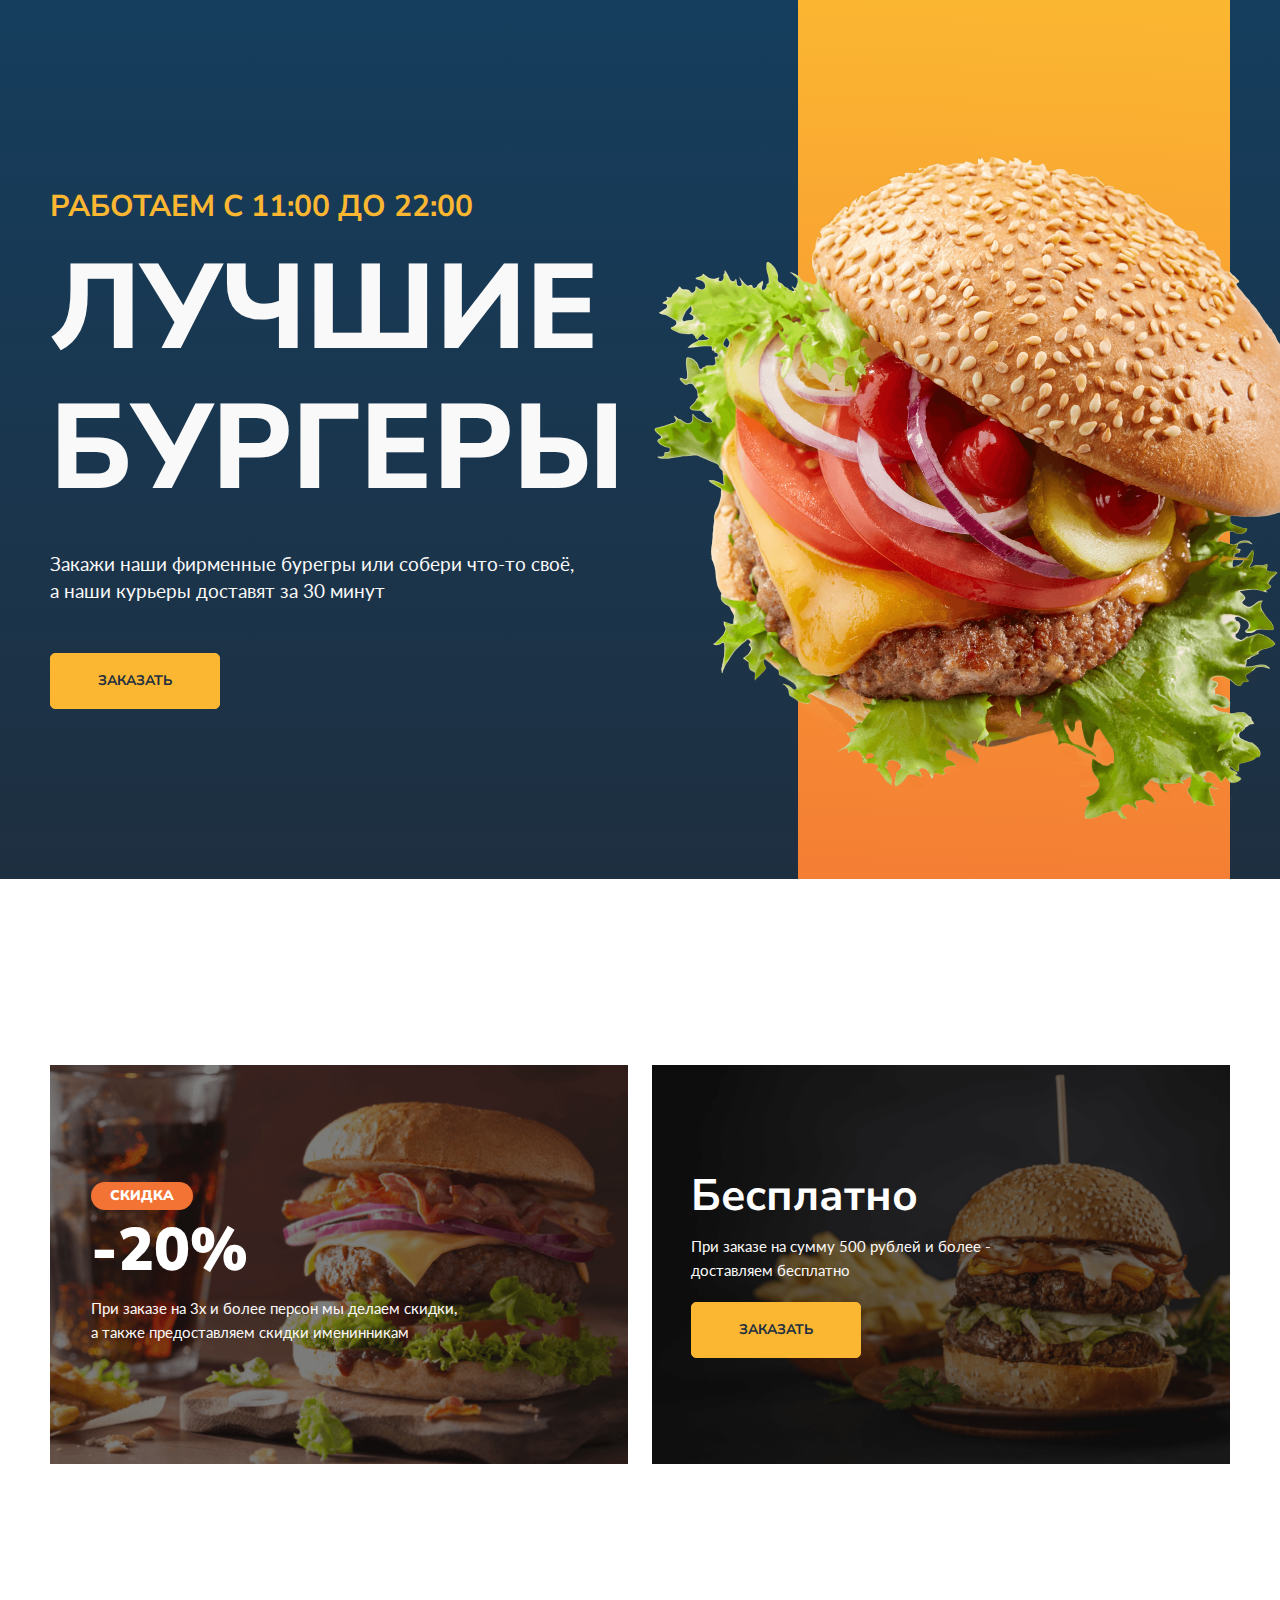
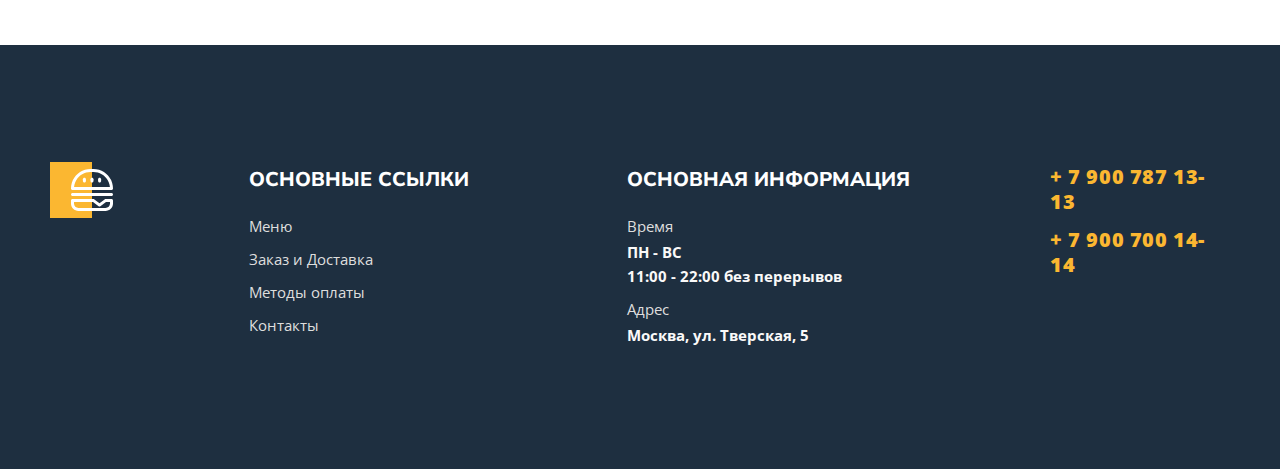
<file: laba3/index.html>
<!DOCTYPE html>
<html lang="ru">
<head>
    <meta charset="UTF-8">
    <meta http-equiv="X-UA-Compatible" content="IE=edge">
    <meta name="viewport" content="width=device-width, initial-scale=1.0">
    <title>Document</title>
    <link rel="preconnect" href="https://fonts.googleapis.com">
    <link rel="preconnect" href="https://fonts.gstatic.com" crossorigin>
    <link href="https://fonts.googleapis.com/css2?family=Lato:wght@700&family=Nunito+Sans:wght@600;700;800;900&family=Open+Sans:wght@400;600;700&display=swap" rel="stylesheet">
    <link rel="stylesheet" href="design/style/normalize.css">
    <link rel="stylesheet" href="design/style/main.css">
</head>
<body>
    <div class="main">
        <div class="wrapper">
            <div class="content">
                <h1 class="content-title">
                    <span>работаем с 11:00 до 22:00</span>
                    <span class="h1-header">лучшие бургеры</span>
                </h1>
                <p class="content-text">Закажи наши фирменные бурегры или&nbsp;собери что-то своё, а&nbsp;наши курьеры доставят за&nbsp;30&nbsp;минут</p>
                <a class="content-link" href="menu.html">заказать</a>
            </div>
            <div class="visual">
                <div class="visual-bg"></div>
                <img src="design/image/burger.png" alt="Burger">
            </div>
        </div>
    </div>
    <div class="promo">
        <div class="wrapper">
            <div class="promo-left">
                <p class="sale">Скидка</p>
                <p class="cost">-20%</p>
                <p class="promo-description">При заказе на&nbsp;3х и&nbsp;более персон мы делаем скидки, а&nbsp;также предоставляем скидки именинникам</p>
            </div>
            <div class="promo-right">
                <p class="free">Бесплатно</p>
                <p class="promo-description">При заказе на сумму 500 рублей и&nbsp;более&nbsp;- доставляем бесплатно</p>
                <a href="menu.html">заказать</a>
            </div>
        </div>
    </div>
    <footer>
        <div class="container">
            <div class="footer-box">
                <div class="footer-item">
                    <img class="footer-logo" src="design/image/logo.svg" alt="Logo">
                </div>
                <div class="footer-item-links">
                    <div class="footer-item">
                            <h2 class="footer-title">основные ссылки</h2>
                        <ul class="footer-list">
                            <li><a href="menu.html">Меню</a></li>
                            <li><a href="#">Заказ и Доставка</a></li>
                            <li><a href="#">Методы оплаты</a></li>
                            <li><a href="#">Контакты</a></li>
                        </ul>
                        <ul class="footer-list footer-list-tel">
                            <li><a href="tel:+79007871313">+ 7 900 787 13-13</a></li>
                            <li><a href="tel:+79007001414">+ 7 900 700 14-14</a></li>
                        </ul>
                    </div>                    
                </div>
                <div class="footer-item-info">
                    <div class="footer-item">
                            <h2 class="footer-title">основная информация</h2>
                        <ul class="footer-list">
                            <li>
                                <span>Время</span>
                                ПН - ВС <br>
                                11:00 - 22:00 без перерывов
                            </li>
                            <li>
                                <span>Адрес</span>
                                Москва, ул. Тверская, 5
                            </li>                        
                        </ul>                        
                    </div>                    
                </div>
                <div class="footer-tel">
                    <ul class="footer-list footer-list-tel">
                        <li><a href="tel:+79007871313">+ 7 900 787 13-13</a></li>
                        <li><a href="tel:+79007001414">+ 7 900 700 14-14</a></li>
                    </ul>
                </div>                
            </div>                            
        </div>
    </footer>
</body>
</html>
</file>
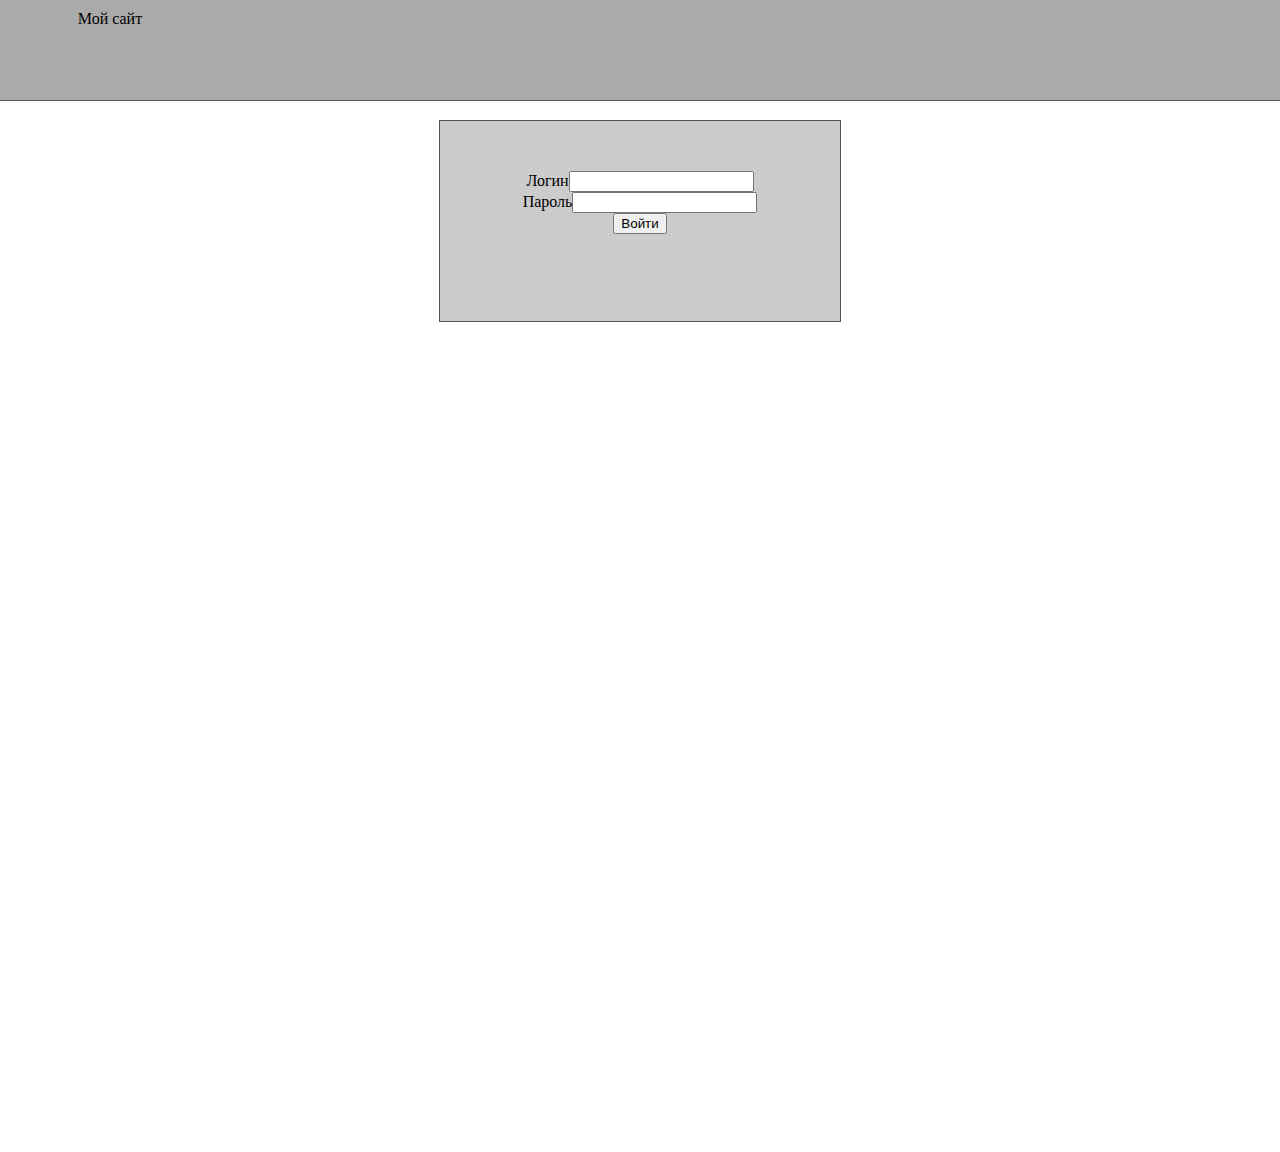
<file: 1/index2.html>
<!DOCTYPE html PUBLIC "-//W3C//DTD XHTML 1.0 Strict//EN" "http://www.w3.org/TR/xhtml1/DTD/xhtml1-strict.dtd">
<html>
   <head>
      <meta charset="utf-8"/>
      <title>
         Моя первая страница
      </title>
   </head>
   <body>
    <div style="position:fixed;top:0px;left:0px;width:100%;height:100px;background-color:#aaaaaa;border-bottom:1px solid #555555;text-align:center;">
        <div style="width:200px;height:80px;margin:10px;">
            Мой сайт
        </div>
    </div>
    <div style="width:100%;min-height:1024px;margin-top:120px;">
        <div style="margin:0 auto;width:400px;height:200px;background-color:#cccccc;border:1px solid #555555;text-align:center;">
            <form name="login">
                <div style="margin-top:50px">
                    Логин<input type="text" name="login"><br>
                    Пароль<input type="password" name="password"><br>
                    <input type="submit" value="Войти">
                </div>
            </form>
        </div>
    </div>
   </body>
</html>
</file>
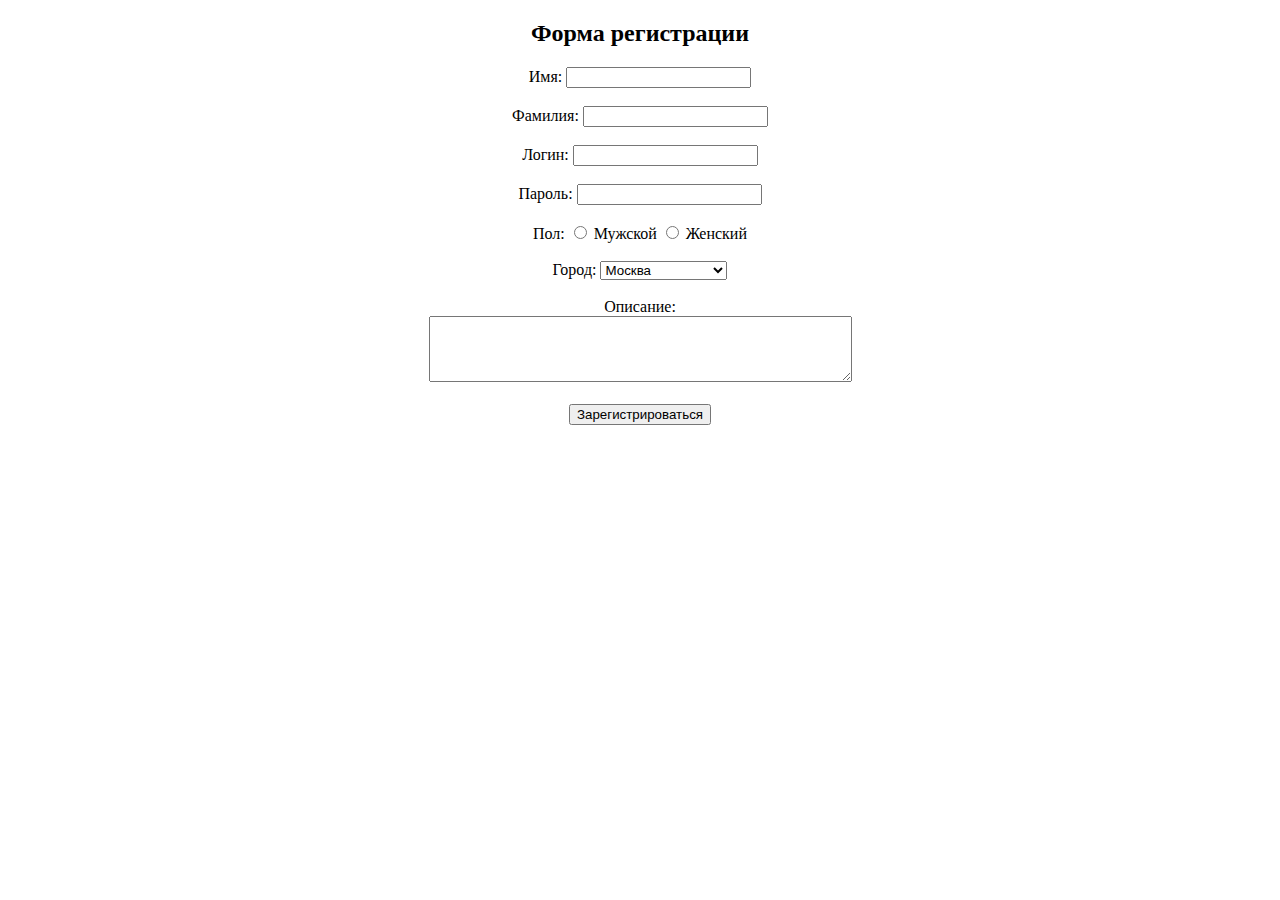
<file: 1/reg.html>
<!DOCTYPE html PUBLIC "-//W3C//DTD XHTML 1.0 Strict//EN" "http://www.w3.org/TR/xhtml1/DTD/xhtml1-strict.dtd">
<html lang="ru">
<head>
    <meta charset="UTF-8">
    <meta name="viewport" content="width=device-width, initial-scale=1.0">
    <title>Форма регистрации</title>
</head>
<body>
    <center>
    <h2>Форма регистрации</h2>
    <form action="submit_registration.php" method="post">
        
        <label for="first_name">Имя:</label>
        <input type="text" id="first_name" name="first_name" required><br><br>
        
        <label for="last_name">Фамилия:</label>
        <input type="text" id="last_name" name="last_name" required><br><br>
        
        <label for="login">Логин:</label>
        <input type="text" id="login" name="login" required><br><br>
        
        <label for="password">Пароль:</label>
        <input type="password" id="password" name="password" required><br><br>
        
        <label>Пол:</label>
        <input type="radio" id="male" name="gender" value="male">
        <label for="male">Мужской</label>
        <input type="radio" id="female" name="gender" value="female">
        <label for="female">Женский</label><br><br>
        
        <label for="city">Город:</label>
        <select id="city" name="city">
            <option value="moscow">Москва</option>
            <option value="spb">Санкт-Петербург</option>
            <option value="novosibirsk">Новосибирск</option>
            <option value="krasnoyarsk">Красноярск</option>
        </select><br><br>
        
        <label for="description">Описание:</label><br>
        <textarea id="description" name="description" rows="4" cols="50"></textarea><br><br>
        
        <input type="submit" value="Зарегистрироваться">
    </form>
</center>
</body>
</html>
</file>
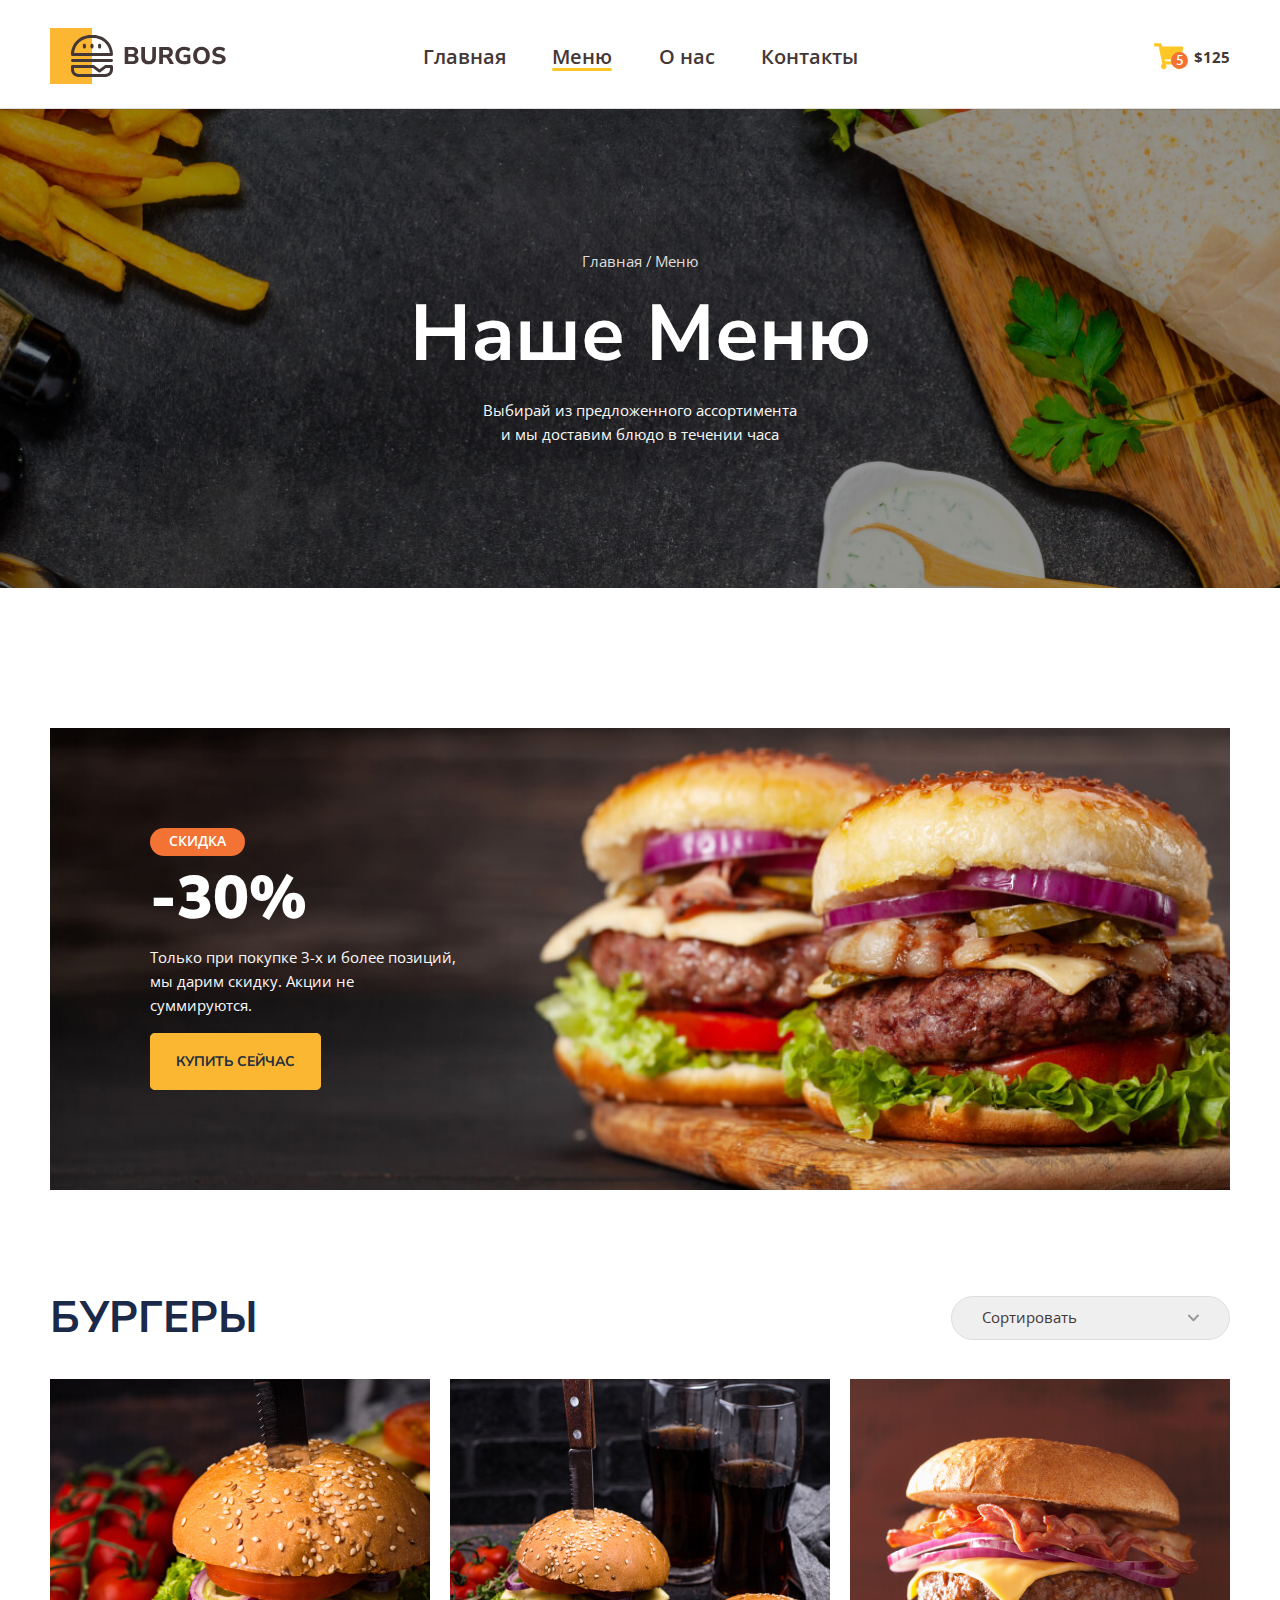
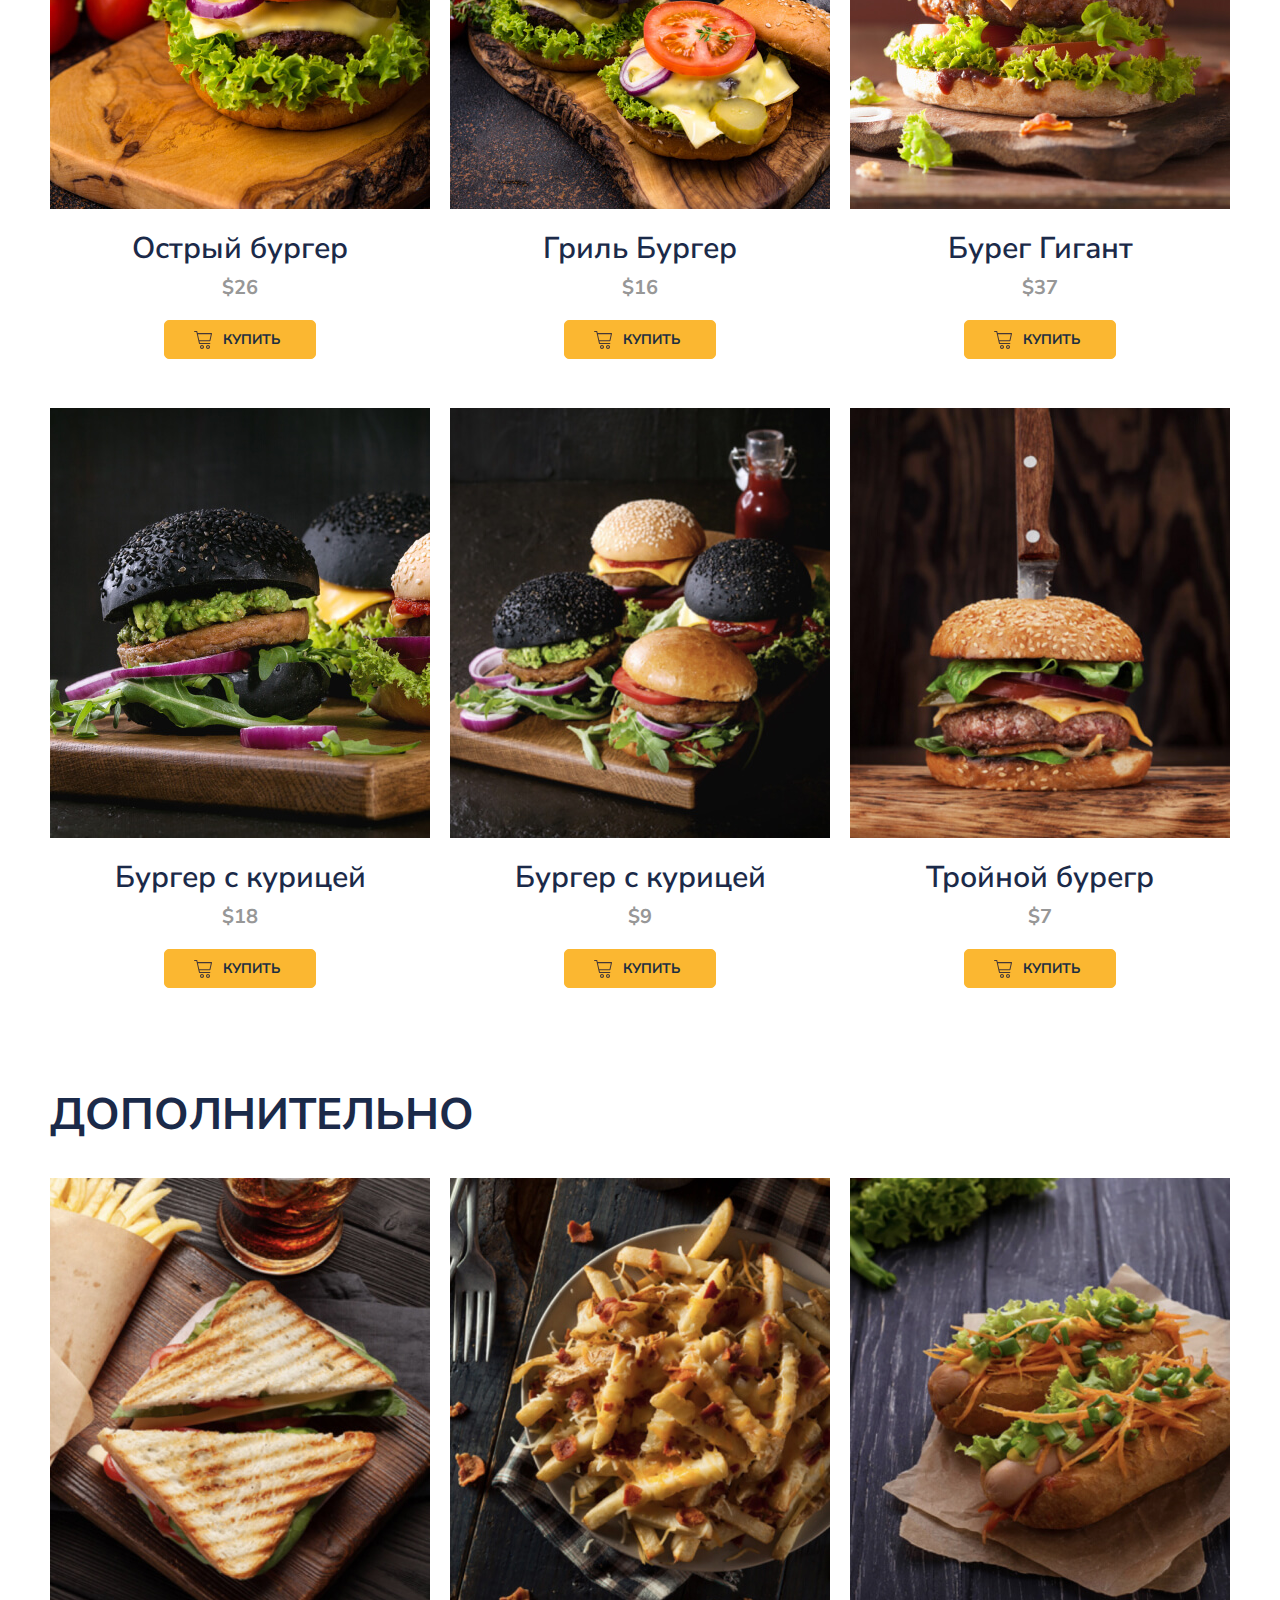
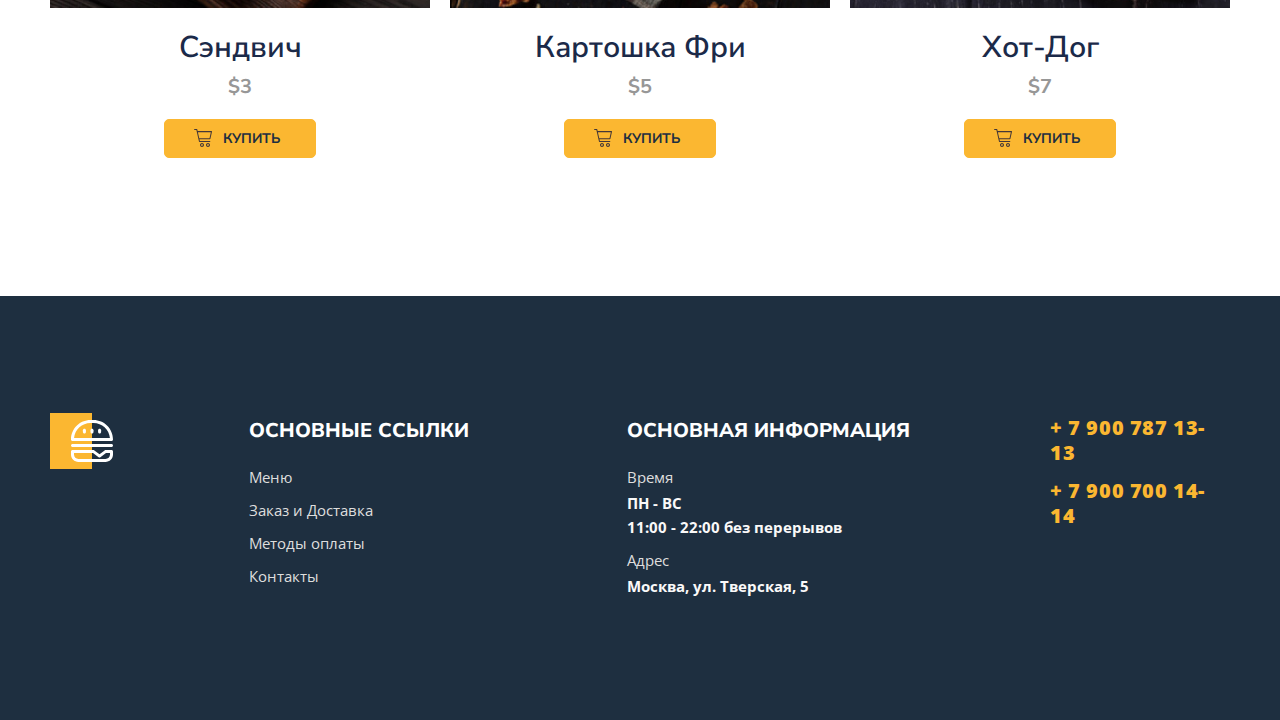
<file: laba3/menu.html>
<!DOCTYPE html>
<html lang="ru">
<head>
    <meta charset="UTF-8">
    <meta http-equiv="X-UA-Compatible" content="IE=edge">
    <meta name="viewport" content="width=device-width, initial-scale=1.0">
    <title>Burger</title>
    <link rel="preconnect" href="https://fonts.googleapis.com">
    <link rel="preconnect" href="https://fonts.gstatic.com" crossorigin>
    <link href="https://fonts.googleapis.com/css2?family=Lato:wght@700&family=Nunito+Sans:wght@600;700;800;900&family=Open+Sans:wght@400;600;700&display=swap" rel="stylesheet">
    <link rel="stylesheet" href="design/style/normalize.css">
    <link rel="stylesheet" href="design/style/main.css">
    <link rel="apple-touch-icon" sizes="192x192" href="design/image/favicon/android-chrome-192x192.png">
    <link rel="icon" type="image/png" sizes="512x512" href="design/image/favicon/android-chrome-512x512.png">
    <link rel="icon"  sizes="16x16" href="design/image/favicon/favicon.ico">
    <link rel="icon" type="image/png" sizes="150x150" href="design/image/favicon/mstile-150x150.png">
    <link rel="apple-touch-icon" sizes="180x180" href="design/image/favicon/apple-touch-icon.png">
    <link rel="icon" type="image/png" sizes="32x32" href="design/image/favicon/favicon-32x32.png">
    <link rel="icon" type="image/png" sizes="16x16" href="design/image/favicon/favicon-16x16.png">
    <link rel="mask-icon" href="design/image/favicon/safari-pinned-tab.svg" color="#5bbad5">
    <meta name="msapplication-TileColor" content="#da532c">
    <meta name="theme-color" content="#ffffff">
</head>
<body>
    <header id="headerTop">
        <div class="container">
            <div class="header">
                <div class="header-burger">
                    <button class="burger" onclick="openModal()">

                    </button>
                </div>
                <div class="header-item">
                    <a href="index.html" class="header-logo"></a>
                    <nav>
                        <ul class="header-nav">
                            <li><a href="index.html">Главная</a></li>
                            <li><a href="#" class="active">Меню</a></li>
                            <li><a href="#">О нас</a></li>
                            <li><a href="#">Контакты</a></li>
                        </ul>
                    </nav>
                </div>                
                <button type="button" class="button">
                    <span class="button-item">
                        <img src="design/image/cart.svg" alt="Корзинна">
                        <span class="button-count">5</span>
                    </span>
                    <span class="button-text">$125</span>
                </button>
            </div>
        </div>
    </header>
    <div class="bg">
        <div class="container">
            <ul class="breadcrumbs">
                <li><a href="index.html">Главная</a></li>
                <li><a href="#">Меню</a></li>
            </ul>
            <h1 class="title">Наше Меню</h1>
            <p class="description">Выбирай из предложенного ассортимента и мы доставим блюдо в течении часа</p>
        </div>        
    </div>
    <main>
        <div class="banner">
            <div class="container">
                <div class="banner-box">
                    <h2 class="banner-title">
                        <span>скидка</span>
                        -30%
                    </h2>
                    <p class="banner-text">Только при покупке 3-х и более позиций, мы дарим скидку. Акции не суммируются.</p>
                    <a href="#menuBurger" class="banner-link">купить сейчас</a>
                </div>
            </div>
        </div>
        <section class="menu" id="menuBurger">
            <div class="container">
                <div class="menu-header">
                    <h2 class="menu-title">
                        Бургеры
                    </h2>
                    <select class="menu-select">
                        <option value="">Сортировать</option>
                        <option value="up">По возростанию</option>
                        <option value="down">По убыванию</option>
                    </select>
                </div>
                <div class="menu-grid">
                    <div class="menu-grid-item">
                        <div class="menu-grid-cover">
                            <img src="design/image/menu/01.jpg" alt="Острый бургер">
                        </div>
                        <p class="menu-grid-title">Острый бургер</p>
                        <p class="menu-grid-price">$26</p>
                        <button type="button" class="menu-grid-btn">
                            <span class="menu-grid-icon"></span>
                            <span class="menu-grid-text">Купить</span>
                        </button>
                    </div>
                    <div class="menu-grid-item">
                        <div class="menu-grid-cover">
                            <img src="design/image/menu/02.jpg" alt="Гриль Бургер">
                        </div>
                        <p class="menu-grid-title">Гриль Бургер</p>
                        <p class="menu-grid-price">$16</p>
                        <button type="button" class="menu-grid-btn">
                            <span class="menu-grid-icon"></span>
                            <span class="menu-grid-text">Купить</span>
                        </button>
                    </div>
                    <div class="menu-grid-item">
                        <div class="menu-grid-cover">
                            <img src="design/image/menu/03.jpg" alt="Бурег Гигант">
                        </div>
                        <p class="menu-grid-title">Бурег Гигант</p>
                        <p class="menu-grid-price">$37</p>
                        <button type="button" class="menu-grid-btn">
                            <span class="menu-grid-icon"></span>
                            <span class="menu-grid-text">Купить</span>
                        </button>
                    </div>
                    <div class="menu-grid-item">
                        <div class="menu-grid-cover">
                            <img src="design/image/menu/04.jpg" alt="Бургер с курицей">
                        </div>
                        <p class="menu-grid-title">Бургер с курицей</p>
                        <p class="menu-grid-price">$18</p>
                        <button type="button" class="menu-grid-btn">
                            <span class="menu-grid-icon"></span>
                            <span class="menu-grid-text">Купить</span>
                        </button>
                    </div>
                    <div class="menu-grid-item">
                        <div class="menu-grid-cover">
                            <img src="design/image/menu/05.jpg" alt="Бургер с курицей">
                        </div>
                        <p class="menu-grid-title">Бургер с курицей</p>
                        <p class="menu-grid-price">$9</p>
                        <button type="button" class="menu-grid-btn">
                            <span class="menu-grid-icon"></span>
                            <span class="menu-grid-text">Купить</span>
                        </button>
                    </div>
                    <div class="menu-grid-item">
                        <div class="menu-grid-cover">
                            <img src="design/image/menu/06.jpg" alt="Тройной бурегр">
                        </div>
                        <p class="menu-grid-title">Тройной бурегр</p>
                        <p class="menu-grid-price">$7</p>
                        <button type="button" class="menu-grid-btn">
                            <span class="menu-grid-icon"></span>
                            <span class="menu-grid-text">Купить</span>
                        </button>
                    </div>
                </div>
            </div>            
        </section>
        <section class="additional-menu">
            <div class="container">
                <div class="additional-menu-header">
                    <h2 class="menu-title">дополнительно</h2>
                </div>                
                <div class="menu-grid">
                    <div class="menu-grid-item">
                        <div class="menu-grid-cover">
                            <img src="design/image/menu/07.jpg" alt="Сэндвич">
                        </div>
                        <p class="menu-grid-title">Сэндвич</p>
                        <p class="menu-grid-price">$3</p>
                        <button type="button" class="menu-grid-btn">
                            <span class="menu-grid-icon"></span>
                            <span class="menu-grid-text">Купить</span>
                        </button>
                    </div>
                    <div class="menu-grid-item">
                        <div class="menu-grid-cover">
                            <img src="design/image/menu/08.jpg" alt="Картошка Фри">
                        </div>
                        <p class="menu-grid-title">Картошка Фри</p>
                        <p class="menu-grid-price">$5</p>
                        <button type="button" class="menu-grid-btn">
                            <span class="menu-grid-icon"></span>
                            <span class="menu-grid-text">Купить</span>
                        </button>
                    </div>
                    <div class="menu-grid-item">
                        <div class="menu-grid-cover">
                            <img src="design/image/menu/09.jpg" alt="Хот-Дог">
                        </div>
                        <p class="menu-grid-title">Хот-Дог</p>
                        <p class="menu-grid-price">$7</p>
                        <button type="button" class="menu-grid-btn">
                            <span class="menu-grid-icon"></span>
                            <span class="menu-grid-text">Купить</span>
                        </button>
                    </div>
                </div>
            </div>            
        </section>
    </main>
    <footer>
        <div class="container">
            <div class="footer-box">
                <div class="footer-item">
                    <img class="footer-logo" src="design/image/logo.svg" alt="Logo">
                </div>
                <div class="footer-item-links">
                    <div class="footer-item">
                            <h2 class="footer-title">основные ссылки</h2>
                        <ul class="footer-list">
                            <li><a href="menu.html">Меню</a></li>
                            <li><a href="#">Заказ и Доставка</a></li>
                            <li><a href="#">Методы оплаты</a></li>
                            <li><a href="#">Контакты</a></li>
                        </ul>
                        <ul class="footer-list footer-list-tel">
                            <li><a href="tel:+79007871313">+ 7 900 787 13-13</a></li>
                            <li><a href="tel:+79007001414">+ 7 900 700 14-14</a></li>
                        </ul>
                    </div>                    
                </div>
                <div class="footer-item-info">
                    <div class="footer-item">
                            <h2 class="footer-title">основная информация</h2>
                        <ul class="footer-list">
                            <li>
                                <span>Время</span>
                                ПН - ВС <br>
                                11:00 - 22:00 без перерывов
                            </li>
                            <li>
                                <span>Адрес</span>
                                Москва, ул. Тверская, 5
                            </li>                        
                        </ul>                        
                    </div>                    
                </div>
                <div class="footer-tel">
                    <ul class="footer-list footer-list-tel">
                        <li><a href="tel:+79007871313">+ 7 900 787 13-13</a></li>
                        <li><a href="tel:+79007001414">+ 7 900 700 14-14</a></li>
                    </ul>
                </div>                
            </div>                            
        </div>
    </footer>
    <a href="#headerTop" class="button-up hidden" id="btnUp">Наверх</a>
    <div class="modal" id="modal">
        <ul class="header-nav">
            <li><a href="index.html" class="active">Главная</a></li>
            <li><a href="#">Меню</a></li>
            <li><a href="#">О нас</a></li>
            <li><a href="#">Контакты</a></li>
        </ul>
        <button class="burger-close" onclick="closeModal()"></button>
    </div>
    <script src="design/scripts/main.js"></script>
</body>
</html>
</file>
<file: laba3/design/style/main.css>
body {
    font-family: 'Nunito Sans', sans-serif;
    overflow-x: hidden;
}
.container {
    max-width: 1180px;
    margin: 0 auto;
    padding-left: 15px;
    padding-right: 15px;
}
header {
    border-bottom: 1px solid #DEDEDE;
}
.header {
    font-family: 'Open Sans', sans-serif;
    display: flex;
    align-items: center;
    justify-content: space-between;
    padding-top: 29px;
    padding-bottom: 21px;
}
.header-item {
    display: flex;
    align-items: center;
    justify-content: space-between;
    flex-basis: 68.5%;
}
.header-logo {
    display: block;
    background-image: url(../image/logo2.svg);
    width: 176px;
    height: 56px;
    background-repeat: no-repeat;
    background-size: cover;
    margin-top: -5px;
}
.header-nav {
    list-style-type: none;
    display: flex;
    padding-left: 0;
    gap: 46.5px;
}
.header-nav a {
    font-weight: 600;
    font-size: 20px;
    color: #443737;
    text-decoration: none;
    transition: 0.2s;
}
.header-nav a:hover {
    color: #FFC725;
}
.header-nav a::after {
    content: '';
    width: 100%;
    height: 3px;
    border-radius: 1.5px;
    background: transparent;
    display: block;
}
.header-nav a.active::after {
    background: #FFC725;
}
.button {
    display: flex;
    align-items: center;
    background-color: transparent;
    border: none;
    padding: 0;
    gap: 10px;
    cursor: pointer;
}
.button-item {
    position: relative;
}
.button-count {
    font-family: 'Lato', sans-serif;
    font-weight: 700;
    font-size: 13px;
    color: #FFFFFF;
    background: #F37335;
    border-radius: 100%;
    position: absolute;
    width: 17px;
    height: 17px;
    text-align: center;
    line-height: 1.3;
    bottom: 4px;
    right: -4px;

}
.button-text {
    color: #443737;
    font-weight: 700;
    font-size: 15px;
}
.bg {
    text-align: center;
    color: #FFFFFF;
    background-image: url(../image/bg.jpg);
    background-size: cover;
    background-position: center center;
    padding: 142px 0;
    margin-bottom: 140px;
}
.breadcrumbs {
    padding-left: 0;
    margin-top: 2px;
    list-style: none;
    display: flex;
    justify-content: center;
    gap: 7px;
}
.breadcrumbs a {
    color: #DEDEDE;
    font-size: 15px;
    font-family: 'Open Sans', sans-serif;
    text-decoration: none;
    transition: 0.2s;
}
.breadcrumbs a:hover {
    color: #FFC725;
}
.breadcrumbs a::before {
    content: '/';
    position: relative;
    left: -3px;
    pointer-events: none;
}
.breadcrumbs a:hover::before {
    color: #DEDEDE;
}
.breadcrumbs li:first-child a::before {
    display: none;
}
.title {
    font-weight: 700;
    font-size: 79px;
    margin-top: 18px;
    margin-bottom: 18px;
}
.description {
    font-family: 'Open Sans', sans-serif;
    font-size: 15px;
    color: #FAF9F9;
    line-height: 1.6;
    max-width: 320px;
    margin: 0 auto;
}
main {
    padding-bottom: 109px;
}
.banner-box {
    background-image: url(../image/banner_bg.jpg);
    text-align:left;
    color: #FFFFFF;
    background-size: cover;
    background-position: 0 center;
    padding: 63px 0px 119px 100px;
    margin-bottom: 83px;    
}
.banner-title {
    font-weight: 900;
    font-size: 60px;
    width: 157px;
    height: 58px;
    margin-top: 37px;
    margin-bottom: 59px;
    line-height: 1.4;
}
.banner-title span{
    font-family: 'Open Sans', sans-serif;
    font-weight: 600;
    font-size: 14px;
    text-transform: uppercase;
    background-color: #F37335;
    width: 95px;
    height: 28px;
    border-radius: 16px;
    display: block;
    text-align: center;
    line-height: 1.8;
}
.banner-text {
    font-family: 'Open Sans', sans-serif;
    max-width: 307px;
    font-size: 15px;
    color: #FAF9F9;
    line-height: 1.6;
    margin-top: 0;
    margin-bottom: 35px;
}
.banner-link {
    font-weight: 700;    
    padding: 18px 25px;
    font-size: 14px;
    color: #1E2F40;
    background-color: #FBB731;
    border-radius: 5px;
    text-align: center;
    text-decoration: none;
    text-transform: uppercase;
    border: 1px solid #FBB731;
    transition: 0.2s;
}
.banner-link:hover {
    background-color: transparent;
    color: #FBB731;
}
.menu {
    padding-top: 20px;
    padding-bottom: 73px;
}
.menu-header {
    display: flex;
    align-items: center;
    justify-content: space-between;
    margin-bottom: 36px;
}
.menu-title {
    font-weight: 700;
    font-size: 44px;
    color: #1B2A49;
    text-transform: uppercase;
    margin: 0;
}
.menu-select {
    font-family: 'Open Sans', sans-serif;
    border: 1px solid #DEDEDE;
    padding: 12px 30px;
    border-radius: 22px;
    font-size: 15px;
    color: #443737;
    -webkit-appearance: none;
       -moz-appearance: none;
            appearance: none;
    flex-basis: 279px;
    background-image: url(../image/arrow.svg);
    background-size: 12.79px 7.75px;
    background-repeat: no-repeat;
    background-position: 89% center;
}
.menu-grid {
    display: grid;
    grid-template-columns: repeat(3, 1fr);
    gap: 20px;
}
.menu-grid-item {
    text-align: center;
    padding-bottom: 29px;
}
.menu-grid-cover {
    width: 100%;
    height: 430px;
    position: relative;
    overflow: hidden;
}
.menu-grid-cover img {
    position: absolute;
    left: 50%;
    top: 50%;
    transform: translate(-50%, -50%);
    -o-object-fit: cover;
       object-fit: cover;
    width: 100%;
    height: 430px;
}
.menu-grid-title {
    font-weight: 600;
    font-size: 30px;    
    color: #1B2A49;
    margin: 0;
    margin-top: 23px;
}
.menu-grid-price {
    font-weight: 700;
    font-size: 20px;
    color: #979797;
    margin: 0;
    margin-top: 9px;
}
.menu-grid-btn {
    background-color: #FBB731;
    border-radius: 5px;
    padding: 9px 35px;
    margin-top: 21px;
    background-image: url(../image/menu/cart.svg);
    background-repeat: no-repeat;
    background-position: 22% center;
    position: relative;
    cursor: pointer;
    border: 1px solid #FBB731;
    transition: 0.2s;
}
.menu-grid-btn:hover {
    box-shadow: 0px 4px 4px rgba(0, 0, 0, 0.25);
    background-color: #F37335;
}
.menu-grid-icon {
    position: absolute;
    top: 50%;
    left: 50%;
    transform: translate(-50%, -50%);
    -o-object-fit: cover;
       object-fit: cover;
    width: 100%;
    height: 18px;    
}
.menu-grid-text {
    font-weight: 700;
    font-size: 14px;
    text-transform: uppercase;
    color: #1E2F40;
    line-height: 1.4;
    padding-left: 23px;
}
.additional-menu-header {
    margin-bottom: 37px;
}
footer{
    background: #1E2F40;
    color: #fff;
    padding-top: 117px;
    padding-bottom: 106px;
}
.footer-box {
    display: flex;
    justify-content: space-between;
    gap: 20px;
}
.footer-logo{
    width: 63px;
    height: 56px;
}
.footer-item-links {
    width: 274px;
    height: 173px;
    padding-left: 32px;
    padding-top: 3px;
}
.footer-item-info {
    width: 319px;
    padding-top: 3px;
}
.footer-title {
    font-size: 20px;
    font-weight: 800;
    text-transform: uppercase;
    margin-bottom: 19px;
    margin-top: 0;
    line-height: 1.5;
}
.footer-tel {
    width: 180px;
}
.footer-list li{
    margin-bottom: 9px;
    font-family: 'Open Sans', sans-serif;
    font-size: 15px;
    color: #FAF9F9;
    font-weight: 700;
    line-height: 24px;
}
.footer-list a{
    color: #DEDEDE;
    text-decoration: none;
    font-weight: 400;
    transition: 0.2s;
}
.footer-list a:hover {
    color: #FBB731;
}
.footer-item span{
    color: #DEDEDE;
    display: block;
    font-weight: 400;
    margin-bottom: 2px;
}
.footer-list-tel {
    margin-top: 0;
}
.footer-list-tel li{
    margin-bottom: 13px;
    margin-top: 3px;
}
.footer-list-tel a{
    font-size: 20px;
    color: #FBB731;
    font-weight: 900;
    letter-spacing: 0.6px;
    transition: 0.2s;
}
.footer-list-tel a:hover {
    color: #DEDEDE;
}
.footer-list {
    padding-left: 0;
    list-style-type: none;
}
.button-up {
    background-color: #FBB731;
    font-weight: 700;
    font-size: 14px;
    text-transform: uppercase;
    color: #1E2F40;
    line-height: 1.4;
    text-decoration: none;
    padding: 5px 20px;
    position: fixed;
    bottom: 20px;
    right: 20px;
    border-radius: 5px;
    transition: 1s;
}
.button-up:hover {
    background-color: #F37335;
}
.button-up.hidden {
    opacity: 0;
}
.button-up.visible {
    opacity: 1;
}
/* STYLE INDEX */
.main {
    background: linear-gradient(180deg, #0C4C7B -100%, #1E2F40 100%);
}
.main {
    background: linear-gradient(180deg, #0C4C7B -100%, #1E2F40 100%);
}
.wrapper {
    max-width: 1180px;
    margin: 0 auto;
    display: flex;
    justify-content: space-between;
    padding-left: 15px;
    padding-right: 15px;
}
.content {
    color: #FAF9F9;
    flex: 0 0 580px;
    padding-top: 108px;
    padding-bottom: 170px;
}
.content-title {
    font-size: 120px;
    font-weight: 800;
    text-transform: uppercase;
    line-height: 120px;
    margin-bottom: 0;
    margin-bottom: 0;
}
.content-title span {
    color: #FBB731;
    font-size: 30px;
    font-weight: 700;
    line-height: 38px;
    display: block;
    margin-bottom: 13px;
}
.content-title .h1-header {
    font-weight: 800;
    font-size: 120px;
    line-height: 140px;
    color: #FAF9F9;
    margin-bottom: 32px;
}
.content-text {
    font-family: 'Lato', sans-serif;
    font-size: 19px;
    line-height: 1.4;
    margin-bottom: 48px;
    width: 524px;
}
.content-link,
.promo a {
    color: #1E2F40;
    background-color: #FBB731;
    border-radius: 5px;
    text-decoration: none;
    padding: 19px 47px;
    display: inline-block;
    text-transform: uppercase;
    font-size: 14px;
    font-weight: 700;
    border: 1px solid #FBB731;
    transition: 0.2s;
}
.content-link:hover,
.promo a:hover {
    background-color: transparent;
    color: #FBB731;
}
    
.visual {
    flex-grow: 1;
    display: flex;
    justify-content: flex-end;
    position: relative;
}
.visual-bg {
    width: 432px;
    height: 100%;
    background: linear-gradient(2.42deg, #F37335 -19.6%, #FBB731 100.79%, #FDC830 100.79%);
}
.main img {
    width: 829px;
    position: absolute;
    right: -168px;
    padding-top: 19px;
}
.promo {
    padding-top: 186px;
    padding-bottom: 181px;
}
.promo-left,
.promo-right {
    flex: 0 0 49%;
    color: #fff;
    box-sizing: border-box;
    background-repeat: no-repeat;
    background-size: cover;
    background-position: center;
}
.promo-left {
    background-image: url(../image/promo-left.png);
    padding: 117px 41px;
}
.promo-right {
    background-image: url(../image/promo-right.png);
    padding: 106px 39px;
}
.sale {
    font-size: 14px;
    font-weight: 900;
    background: #F37335;
    padding: 6px 19px;
    border-radius: 14px;
    display: inline-block;
    text-transform: uppercase;
    margin-bottom: 6px;
    margin-top: 0;
}
.cost {
    font-size: 60px;
    font-weight: 900;
    margin-bottom: 11px;
    margin-top: 0;
}
.promo-description {
    font-family: 'Lato', sans-serif;
    color: #FAF9F9;
    font-size: 15px;
    line-height: 24px;
    margin-bottom: 0;
    margin-top: 0;
}
.promo-left .promo-description {
    max-width: 392px;
}
.promo-right .promo-description {
    max-width: 300px;
    margin-bottom: 20px;
}
.free {
    font-size: 44px;
    font-weight: 700;
    margin-bottom: 13px;
    margin-top: 0;
}

/* Modal */

.burger {
    width: 34px;
    height: 27px;
    background-image: url(../image/burger.svg);
    background-color: transparent;
    background-repeat: no-repeat;
    background-size: contain;
    border: none;
    cursor: pointer;
}    
.modal {
    background-color: #FFF8DC;
    max-width: 500px;
    text-align: center;
    position: absolute;
    top: -400px;
    left: 0;
    right: 0;
    margin: 20px auto 0;
    padding: 40px 30px;
    box-sizing: border-box;
    transition: .5s;
}
.modal .header-nav {
    flex-direction: column;
    align-items: center;
    gap: 23px;
    margin: 0;
}
.burger-close {
    width: 22px;
    height: 22px;
    background-image: url(../image/close.svg);
    background-color: transparent;
    background-size: contain;
    background-repeat: no-repeat;
    border: none;
    position: absolute;
    right: 20px;
    top: 20px;
    cursor: pointer;

}

/* Responsive */
@media (max-width: 1001px), (min-width: 1001px){
    .footer-list + .footer-list-tel {
        display: none;
    }    
}
@media (min-width: 1000px) {
    .content {
        flex: 0 0 722px;
    }
}
@media (min-width: 766px) {
    .header-burger {
        display: none;
    }
}
@media (max-width: 1000px) {
    .container {
        max-width: 738px;
    }
    .header-logo {
        width: 150px;
        height: 48px;
        background-size: contain;
    }
    .header-nav {
        gap: 22px;
    }
    .header-item {
        flex-basis: 75.5%;
    }
    .bg {
        margin-bottom: 72px;
    }
    .breadcrumbs {
        padding-left: 11px;
    }
    .title {
        padding-left: 9px;
    }
    .description {
        padding-left: 11px;
    }
    .banner-box {
        background-position: -82px center;
        padding: 63px 40px 120px;
    }
    main {
        padding-bottom: 132px;
    }
    .menu {
        padding-top: 0;
        padding-bottom: 61px;
    }
    .menu-grid {
        grid-template-columns: repeat(2, 1fr);
        gap: 20px 19px
    }
    .menu-grid-text {
        padding-left: 21px;
    }
    .additional-menu {
        overflow: hidden;
        height: 564px;
    }
    .additional-menu .menu-grid {
        display: flex;
        width: auto;        
        overflow-x: scroll;
        overflow-y: hidden;
        padding-bottom: 50px;
        gap: 20px 10px;
    }
    .additional-menu .menu-grid-item {
        flex: 0 0 281px;
    }
    .additional-menu .menu-grid-cover,
    .additional-menu .menu-grid-cover img {
        height: 320px;
        margin-left: -3px;
    }
    .additional-menu .menu-grid-title, .additional-menu .menu-grid-price {
        max-width: 271px;
    }
    footer {
        padding-top: 62px;
    }
    .footer-item-links {
        padding-left: 34px;
    }
    .footer-item-info {
        width: 283px;
    }
    .footer-title {
        margin-bottom: 15px;
    }
    .footer-tel {
        display: none;
    }
    .footer-list + .footer-list-tel {
        display: block;
    }

     /* index html */

     .content {
         padding-top: 42px;
         padding-bottom: 122px;
     }
     .content-title {         
        margin-top: 0;
     }
     .content-title span {
        font-size: 22px;
        line-height: 1.4; 
        margin-bottom: 7px;      
    }
    .content-title .h1-header {
        font-size: 86px;
        line-height: 1.2; 
        margin-bottom: 18px;       
    }
    .content-text {        
        font-size: 14px;
        line-height: 140%;       
        width: 385px;
        margin-bottom: 34px;
    }
    .content-link, .promo a {       
        padding: 17px 37px;       
    }
    .main img {
        width: 500px;
        right: -142px;
        padding-top: 112px;
    }
    .wrapper {
        padding-left: 15px;
        padding-right: 15px;
    }
    .visual-bg {
        width: 198px;        
    }
    .promo {
        padding-top: 106px;
        padding-bottom: 140px;
    }
    .promo-left {
        padding: 44px 52px 44px 20px;
    }
    .promo-right {
        padding: 60px 30px;
    }
    .promo-left, .promo-right {
        height: 298px;
    }
    .free {
        margin-bottom: 10px;
    }
    .promo-right .promo-description {
        margin-bottom: 15px;
    }

}
@media (max-width: 826px) {
    /* index html */
    .content {        
        flex: 0 0 465px;        
    }
    .promo .wrapper {
        gap: 15px;      
    }
}
@media (max-width: 765px) {
    nav {
        display: none;
    }
    .header {
        gap: 21px;
    }    
    .additional-menu .container {
        padding-right: 0;
    }
    .button-up.visible {
        display: none;
    }
}
@media (max-width: 737px) {
    footer {
        padding-top: 60px;
        padding-bottom: 60px;
    }
    .footer-list + .footer-list-tel {
        display: none;
    }
    .footer-tel {
        display: block;
    }
    .footer-box {
        display: grid;
        grid-template-columns: 30% 70%;
        grid-template-areas: "logo tel" "link link" "info info";
        gap: 0;
    }
    .footer-item:nth-child(1) {
        grid-area: logo;
    }
    .footer-item-links {
        grid-area: link;
        padding-left: 0;
        padding-top: 22px;
        font-size: 15px;
    }
    .footer-item-info {
        grid-area: info;
        padding-top: 32px;
        font-size: 15px;
    }
    .footer-tel {
        grid-area: tel;
        text-align: right;
        width: auto;
    }
}
@media (max-width: 631px) {
    .main .wrapper {
        padding-right: 0;
    }
    .promo .wrapper {
        padding-right: 15px;
        margin-right: 0;
        flex-direction: column;
    }
}
@media (max-width: 570px) {    
    main {
        padding-bottom: 61px;
    }
    .header {
        padding-top: 19px;
        padding-bottom: 14px;
    }
    .header-logo {
        width: 116px;
        height: 37px;
    }
    .breadcrumbs a{
        font-size: 14px;
    }

    .title {
        font-size: 38px;
    }
    .description {
        font-size: 12px;
    }
    .bg {
        padding: 57px 0;
        margin-bottom: 34px;
    }
    .banner-box {
        background-position: 25% center;
        padding: 35px 13px 53px;
        margin-bottom: 58px;
    }
    .banner-title {
        margin-top: 0;
    }
    .menu {
        padding-bottom: 59px;
    }
    .menu-header {
        margin-bottom: 30px;
    }
    .additional-menu-header {
        margin-bottom: 30px;
    }
    .menu-title {
        font-size: 27PX;
    }
    .menu-select {
        font-size: 12px;
        flex-basis: 136px;
        padding: 13px 24px 13px 15px;
        background-position: 91% center;
    }
    .menu-grid {
        gap: 20px 15px;
    }
    .menu-grid-item {
        padding: 0;
    } 
    .menu-grid-cover {
        height: 56vw;
    }
    .menu-grid-cover img {
        height: 100%;
    }
    .menu-grid-title {
        font-size: 15px;  
        margin-top: 8px;
      }
      .menu-grid-price {
          font-size: 16px;
          margin-top: 6px;
      }
      .menu-grid-btn {
          padding: 10px 21px;
          margin-top: 12px;
          background-position: 16% center;
      }
    .additional-menu .menu-grid-cover {
        height: 56vw;
    }
    .additional-menu .menu-grid-cover img {
        height: 100%;
    }
    .additional-menu .menu-grid-item {
        flex: 0 0 36vw;
    }
    .additional-menu {
        height: 109vw;
    }
    .additional-menu .menu-grid {
        padding-bottom: 23vw;
    }
    .additional-menu-header {
        margin-bottom: 35px;
    } 

    /* index html*/

    .content {
        padding-top: 45px;
        padding-bottom: 167px;        
    }
    .content-title span {
        font-size: 14px;
        margin-bottom: 12px;
    }
    .content-title .h1-header {
        font-size: 58px;
        margin-bottom: 26px;
    }
    .content-text {
        width: 277px;
        margin-bottom: 29px;
    }
    .content {
        flex: 0 0 305px;
    }
    .main img {
        width: 460px;
        right: -142px;
        padding-top: 145px;
    }  
    
}
@media (max-width: 360px) {
    .header-logo {
        width: 116px;
        height: 37px;
        background-size: contain;
    }
    .visual-bg {        
        display: none;
    }
    .main img {
        width: 293px;
        right: -81px;
        padding-top: 329px;
    }
    .promo {
        padding-top: 96px;
        padding-bottom: 62px;
    }
    .promo .wrapper {
        padding: 0;
        gap: 22px;
    }
    .promo-left {
        padding: 39px 58px 67px 15px;
    }
    .sale {
        font-size: 14px;
        padding: 5px 21px;
        margin-bottom: 12px;
    }
    .cost {
        font-size: 55px;
        margin-bottom: 2px;
    }
    .promo-left .promo-description {
        max-width: 297px;
        font-size: 13px;
        line-height: 156%;
    }
    .promo-right {
        padding: 42px 12px;
    }
    .free {
        margin-bottom: 15px;
        font-size: 39px;
    }
    .promo-right .promo-description {
        margin-bottom: 23px;
        padding-left: 3px;
        max-width: 266px;
    }
    .promo a {
        padding: 17px 30px;
        margin-bottom: 1px;
    }
    
}
@media (max-width: 320px) {
    .banner-box {
        background-position: 25% center;       
    }
}
</file>
